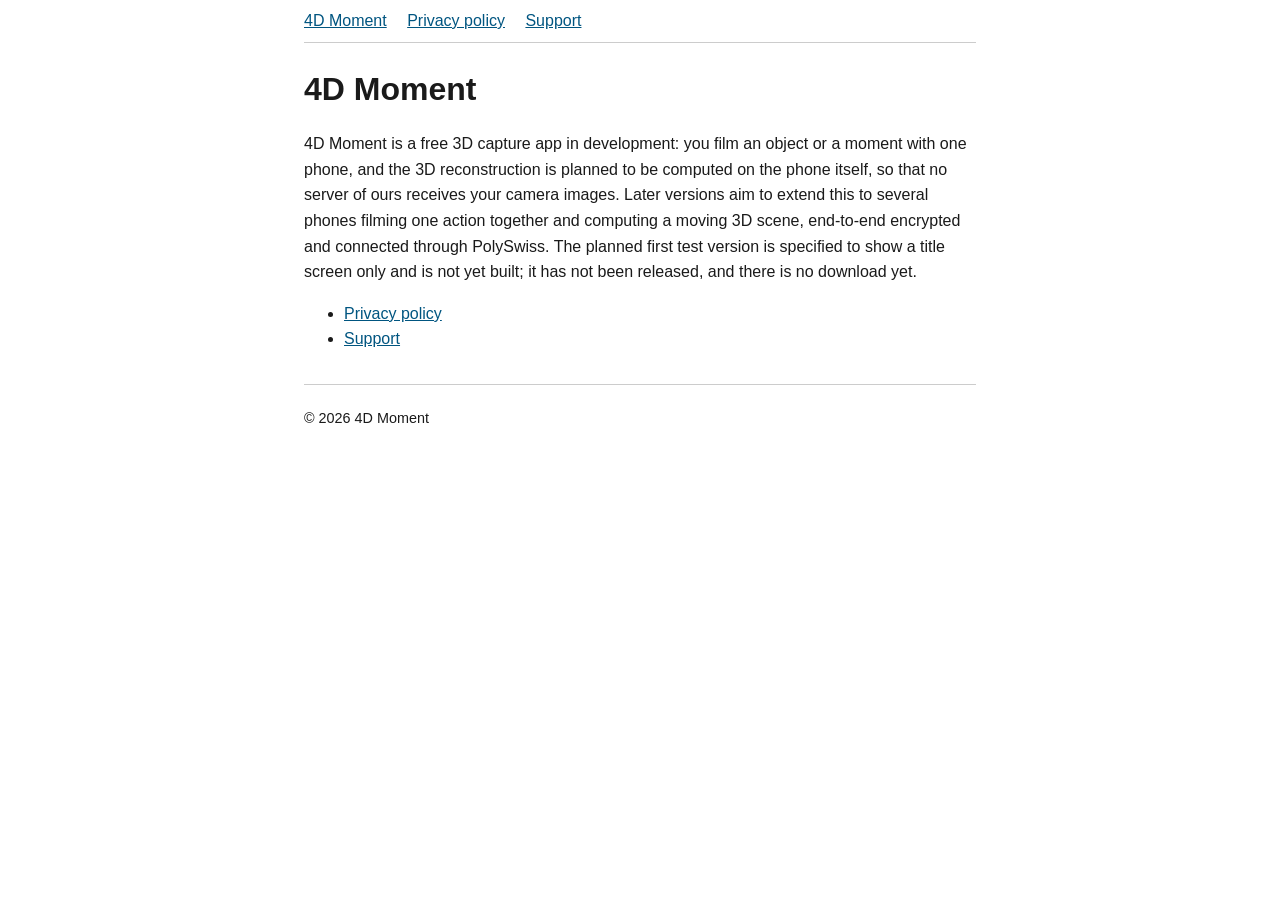
<file: index.html>
<!DOCTYPE html>
<html lang="en">
<head>
  <meta charset="utf-8">
  <meta name="viewport" content="width=device-width, initial-scale=1">
  <title>4D Moment</title>
  <link rel="stylesheet" href="style.css">
</head>
<body>
  <header>
    <nav>
      <a href="index.html">4D Moment</a>
      <a href="privacy.html">Privacy policy</a>
      <a href="support.html">Support</a>
    </nav>
  </header>
  <main>
    <h1>4D Moment</h1>
    <p>4D Moment is a free 3D capture app in development: you film an object or a moment with one
    phone, and the 3D reconstruction is planned to be computed on the phone itself, so that no
    server of ours receives your camera images. Later versions aim to extend this to several phones filming one action together and
    computing a moving 3D scene, end-to-end encrypted and connected through PolySwiss. The
    planned first test version is specified to show a title screen only and is not yet built; it
    has not been released, and there is no download yet.</p>
    <ul>
      <li><a href="privacy.html">Privacy policy</a></li>
      <li><a href="support.html">Support</a></li>
    </ul>
  </main>
  <footer>
    <p>&copy; 2026 4D Moment</p>
  </footer>
</body>
</html>
</file>
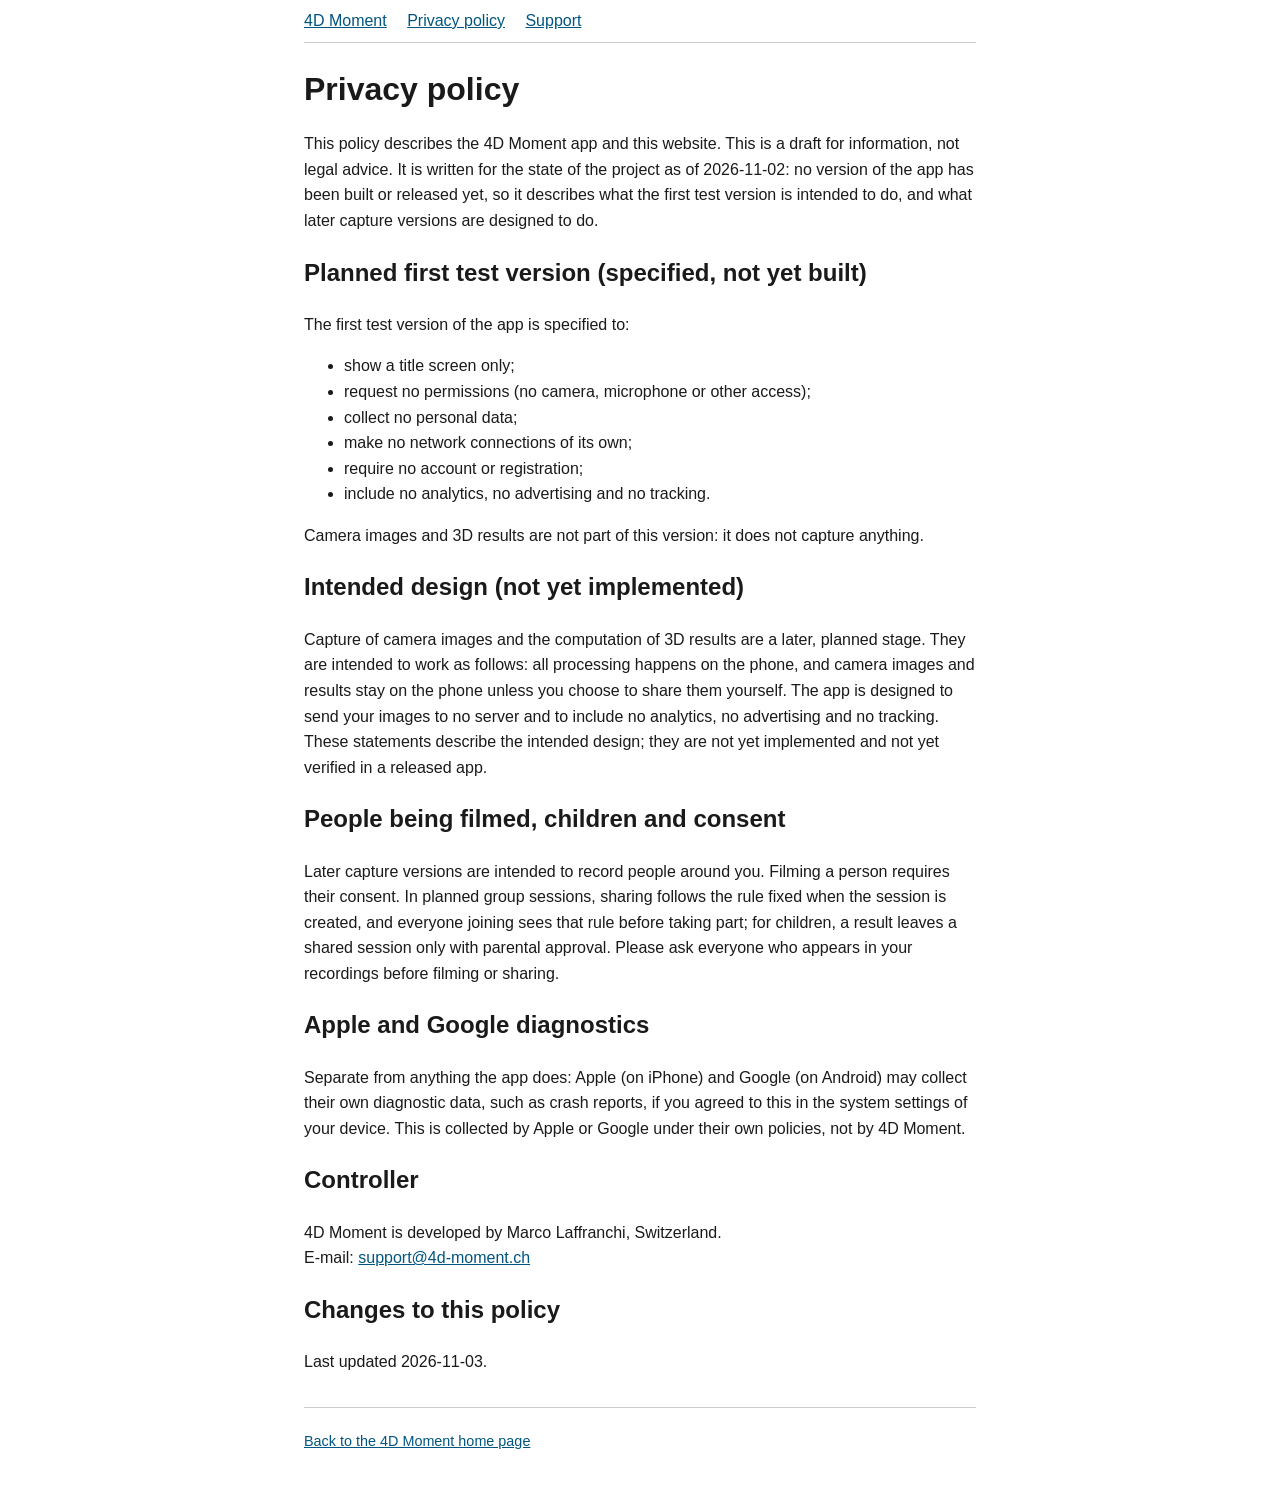
<file: privacy.html>
<!DOCTYPE html>
<html lang="en">
<head>
  <meta charset="utf-8">
  <meta name="viewport" content="width=device-width, initial-scale=1">
  <title>Privacy policy &mdash; 4D Moment</title>
  <link rel="stylesheet" href="style.css">
</head>
<body>
  <header>
    <nav>
      <a href="index.html">4D Moment</a>
      <a href="privacy.html">Privacy policy</a>
      <a href="support.html">Support</a>
    </nav>
  </header>
  <main>
    <h1>Privacy policy</h1>
    <p>This policy describes the 4D Moment app and this website. This is a draft for information,
    not legal advice. It is written for the state of the project as of 2026-11-02: no version of
    the app has been built or released yet, so it describes what the first test version is
    intended to do, and what later capture versions are designed to do.</p>

    <h2>Planned first test version (specified, not yet built)</h2>
    <p>The first test version of the app is specified to:</p>
    <ul>
      <li>show a title screen only;</li>
      <li>request no permissions (no camera, microphone or other access);</li>
      <li>collect no personal data;</li>
      <li>make no network connections of its own;</li>
      <li>require no account or registration;</li>
      <li>include no analytics, no advertising and no tracking.</li>
    </ul>
    <p>Camera images and 3D results are not part of this version: it does not capture anything.</p>

    <h2>Intended design (not yet implemented)</h2>
    <p>Capture of camera images and the computation of 3D results are a later, planned stage. They
    are intended to work as follows: all processing happens on the phone, and camera images and
    results stay on the phone unless you choose to share them yourself. The app is designed to
    send your images to no server and to include no analytics, no advertising and no tracking.
    These statements describe the intended design; they are not yet implemented and not yet
    verified in a released app.</p>

    <h2>People being filmed, children and consent</h2>
    <p>Later capture versions are intended to record people around you. Filming a person requires
    their consent. In planned group sessions, sharing follows the rule fixed when the session is
    created, and everyone joining sees that rule before taking part; for children, a result leaves
    a shared session only with parental approval. Please ask everyone who appears in your
    recordings before filming or sharing.</p>

    <h2>Apple and Google diagnostics</h2>
    <p>Separate from anything the app does: Apple (on iPhone) and Google (on Android) may collect
    their own diagnostic data, such as crash reports, if you agreed to this in the system
    settings of your device. This is collected by Apple or Google under their own policies, not
    by 4D Moment.</p>

    <h2>Controller</h2>
    <p>4D Moment is developed by Marco Laffranchi, Switzerland.<br>
    E-mail: <a href="mailto:support@4d-moment.ch">support@4d-moment.ch</a></p>

    <h2>Changes to this policy</h2>
    <p>Last updated 2026-11-03.</p>
  </main>
  <footer>
    <p><a href="index.html">Back to the 4D Moment home page</a></p>
  </footer>
</body>
</html>
</file>
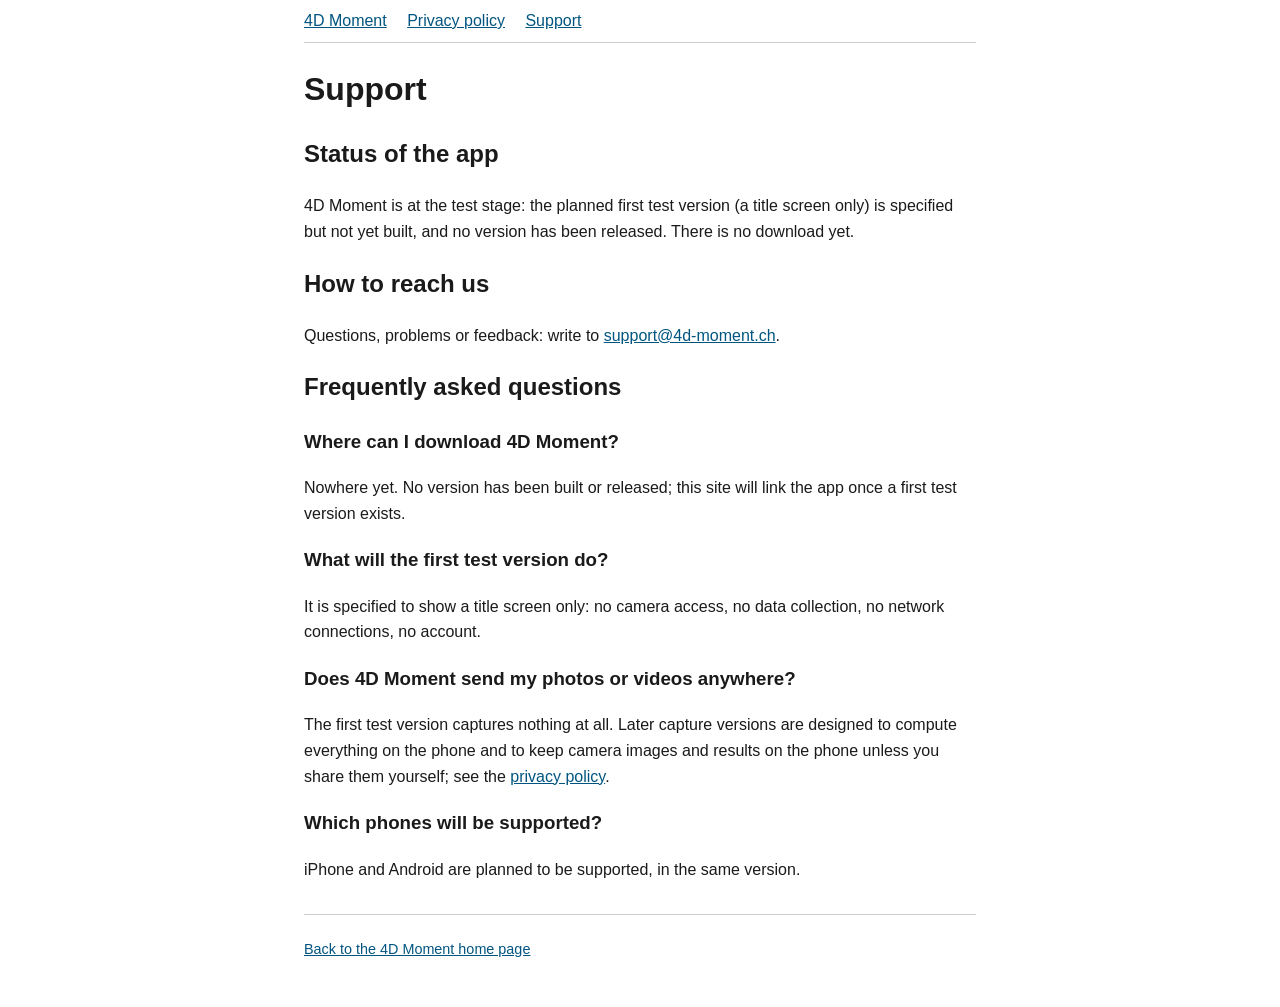
<file: support.html>
<!DOCTYPE html>
<html lang="en">
<head>
  <meta charset="utf-8">
  <meta name="viewport" content="width=device-width, initial-scale=1">
  <title>Support &mdash; 4D Moment</title>
  <link rel="stylesheet" href="style.css">
</head>
<body>
  <header>
    <nav>
      <a href="index.html">4D Moment</a>
      <a href="privacy.html">Privacy policy</a>
      <a href="support.html">Support</a>
    </nav>
  </header>
  <main>
    <h1>Support</h1>
    <h2>Status of the app</h2>
    <p>4D Moment is at the test stage: the planned first test version (a title screen only) is
    specified but not yet built, and no version has been released. There is no download yet.</p>
    <h2>How to reach us</h2>
    <p>Questions, problems or feedback: write to <a href="mailto:support@4d-moment.ch">support@4d-moment.ch</a>.</p>
    <h2>Frequently asked questions</h2>
    <h3>Where can I download 4D Moment?</h3>
    <p>Nowhere yet. No version has been built or released; this site will link the app once a
    first test version exists.</p>
    <h3>What will the first test version do?</h3>
    <p>It is specified to show a title screen only: no camera access, no data collection, no
    network connections, no account.</p>
    <h3>Does 4D Moment send my photos or videos anywhere?</h3>
    <p>The first test version captures nothing at all. Later capture versions are designed to
    compute everything on the phone and to keep camera images and results on the phone unless you
    share them yourself; see the <a href="privacy.html">privacy policy</a>.</p>
    <h3>Which phones will be supported?</h3>
    <p>iPhone and Android are planned to be supported, in the same version.</p>
  </main>
  <footer>
    <p><a href="index.html">Back to the 4D Moment home page</a></p>
  </footer>
</body>
</html>
</file>
<file: style.css>
/* 4D Moment static site styles. Entirely local: no external resources are referenced. */

body {
  font-family: sans-serif;
  line-height: 1.6;
  margin: 0 auto;
  max-width: 42rem;
  padding: 0 1rem 2rem;
  color: #1a1a1a;
  background-color: #ffffff;
}

header nav {
  border-bottom: 1px solid #cccccc;
  padding: 0.5rem 0;
}

header nav a {
  margin-right: 1rem;
}

h1 {
  margin-bottom: 0.5rem;
}

a {
  color: #005580;
}

footer {
  border-top: 1px solid #cccccc;
  margin-top: 2rem;
  padding-top: 0.5rem;
  font-size: 0.9rem;
}
</file>
